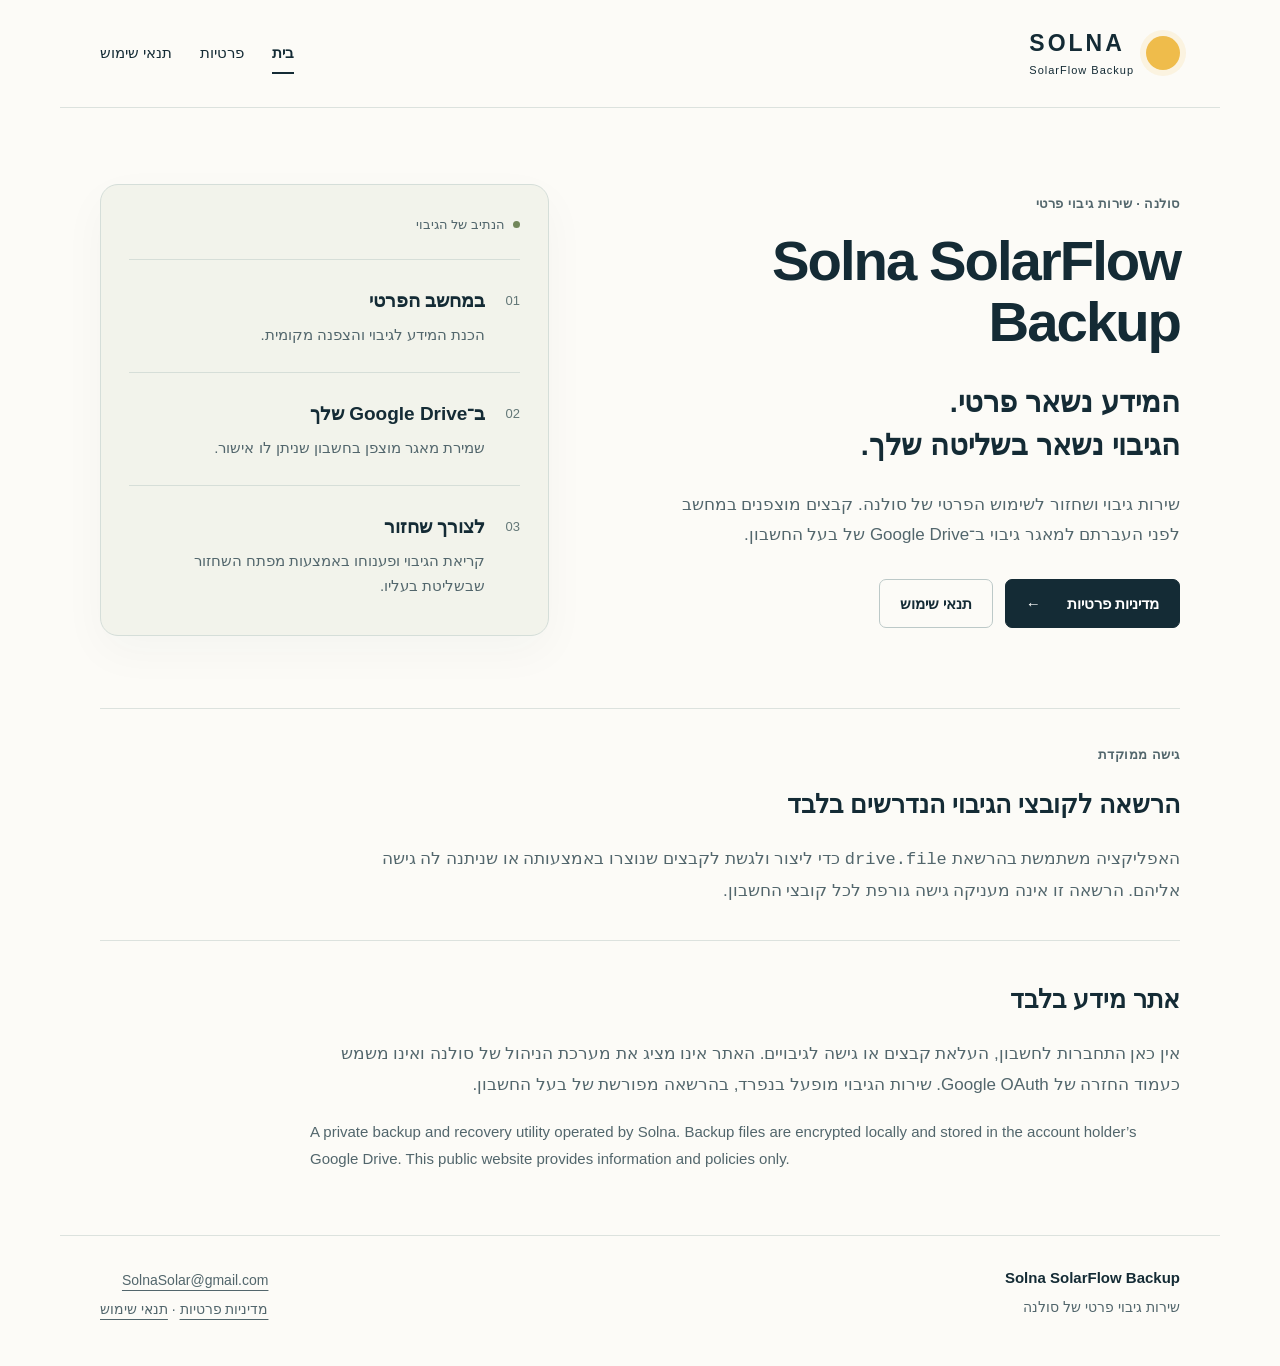
<file: index.html>
<!doctype html><html lang="he" dir="rtl"><head><meta charset="utf-8"><meta name="viewport" content="width=device-width,initial-scale=1"><meta http-equiv="Content-Security-Policy" content="default-src 'none'; style-src 'self'; img-src 'self'; base-uri 'none'; form-action 'none'"><meta name="referrer" content="no-referrer"><title>בית | Solna SolarFlow Backup</title><meta name="description" content="מידע על שירות הגיבוי והשחזור הפרטי של סולנה ועל השימוש ב־Google Drive."><link rel="stylesheet" href="assets/site.css"><link rel="icon" href="favicon.svg" type="image/svg+xml"></head><body><a class="skip" href="#main">דילוג לתוכן</a><header class="header"><a class="brand" href="index.html"><span class="sun" aria-hidden="true"></span><span dir="ltr">SOLNA<span class="brand-sub">SolarFlow Backup</span></span></a><nav aria-label="ניווט ראשי"><a href="index.html" aria-current="page">בית</a><a href="privacy/index.html">פרטיות</a><a href="terms/index.html">תנאי שימוש</a></nav></header><main id="main">
<section class="hero"><div><p class="eyebrow">סולנה · שירות גיבוי פרטי</p>
<h1 dir="ltr">Solna SolarFlow<br>Backup</h1>
<p class="lead">המידע נשאר פרטי.<br>הגיבוי נשאר בשליטה שלך.</p>
<p class="intro">שירות גיבוי ושחזור לשימוש הפרטי של סולנה. קבצים מוצפנים במחשב לפני העברתם למאגר גיבוי ב־Google Drive של בעל החשבון.</p>
<div class="actions"><a class="button primary" href="privacy/index.html">מדיניות פרטיות <span aria-hidden="true">←</span></a><a class="button" href="terms/index.html">תנאי שימוש</a></div></div>
<aside class="flow" aria-label="תהליך הגיבוי"><div class="flow-top"><span class="status-dot"></span> הנתיב של הגיבוי</div><ol><li><span class="step">01</span><div><h2>במחשב הפרטי</h2><p>הכנת המידע לגיבוי והצפנה מקומית.</p></div></li><li><span class="step">02</span><div><h2>ב־Google Drive שלך</h2><p>שמירת מאגר מוצפן בחשבון שניתן לו אישור.</p></div></li><li><span class="step">03</span><div><h2>לצורך שחזור</h2><p>קריאת הגיבוי ופענוחו באמצעות מפתח השחזור שבשליטת בעליו.</p></div></li></ol></aside></section>
<section class="explainer"><p class="eyebrow">גישה ממוקדת</p><h2>הרשאה לקובצי הגיבוי הנדרשים בלבד</h2><p>האפליקציה משתמשת בהרשאת <bdi>drive.file</bdi> כדי ליצור ולגשת לקבצים שנוצרו באמצעותה או שניתנה לה גישה אליהם. הרשאה זו אינה מעניקה גישה גורפת לכל קובצי החשבון.</p></section>
<section class="note"><h2>אתר מידע בלבד</h2><p>אין כאן התחברות לחשבון, העלאת קבצים או גישה לגיבויים. האתר אינו מציג את מערכת הניהול של סולנה ואינו משמש כעמוד החזרה של Google OAuth. שירות הגיבוי מופעל בנפרד, בהרשאה מפורשת של בעל החשבון.</p><p lang="en" dir="ltr">A private backup and recovery utility operated by Solna. Backup files are encrypted locally and stored in the account holder’s Google Drive. This public website provides information and policies only.</p></section>
</main><footer><div><strong dir="ltr">Solna SolarFlow Backup</strong><p>שירות גיבוי פרטי של סולנה</p></div><div><p><a href="mailto:SolnaSolar@gmail.com">SolnaSolar@gmail.com</a></p><p><a href="privacy/index.html">מדיניות פרטיות</a> · <a href="terms/index.html">תנאי שימוש</a></p></div></footer></body></html>
</file>
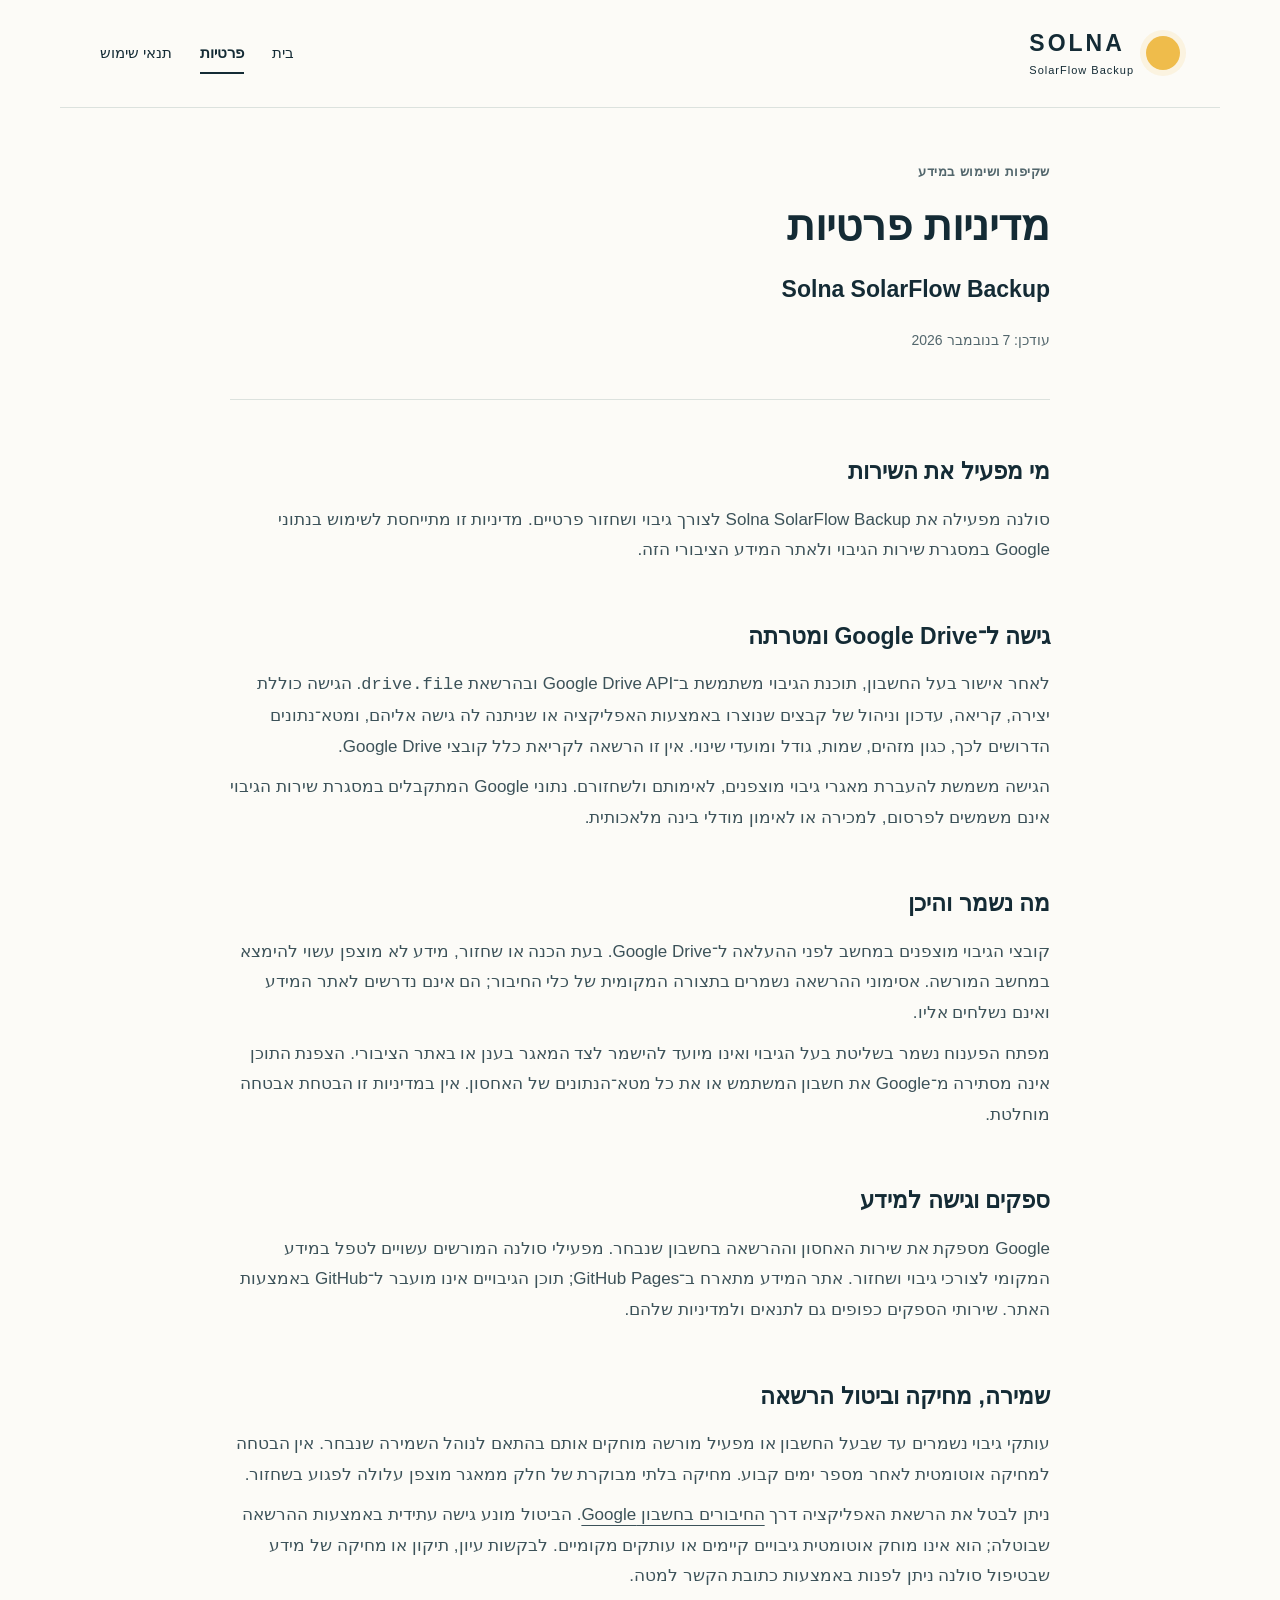
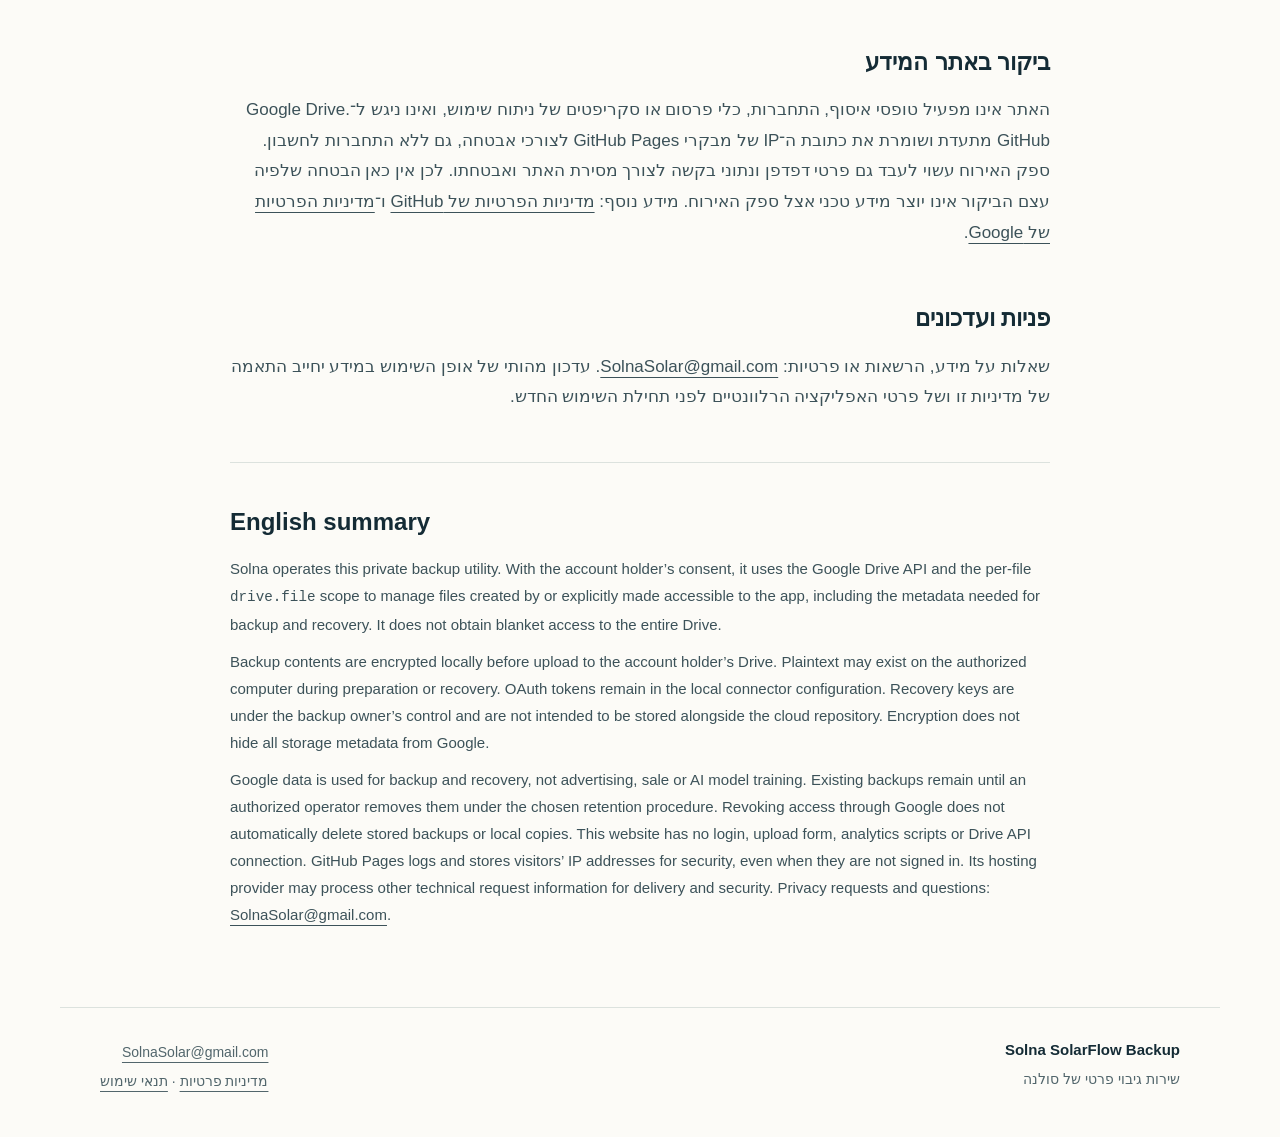
<file: privacy/index.html>
<!doctype html><html lang="he" dir="rtl"><head><meta charset="utf-8"><meta name="viewport" content="width=device-width,initial-scale=1"><meta http-equiv="Content-Security-Policy" content="default-src 'none'; style-src 'self'; img-src 'self'; base-uri 'none'; form-action 'none'"><meta name="referrer" content="no-referrer"><title>מדיניות פרטיות | Solna SolarFlow Backup</title><meta name="description" content="מידע על שירות הגיבוי והשחזור הפרטי של סולנה ועל השימוש ב־Google Drive."><link rel="stylesheet" href="../assets/site.css"><link rel="icon" href="../favicon.svg" type="image/svg+xml"></head><body><a class="skip" href="#main">דילוג לתוכן</a><header class="header"><a class="brand" href="../index.html"><span class="sun" aria-hidden="true"></span><span dir="ltr">SOLNA<span class="brand-sub">SolarFlow Backup</span></span></a><nav aria-label="ניווט ראשי"><a href="../index.html">בית</a><a href="../privacy/index.html" aria-current="page">פרטיות</a><a href="../terms/index.html">תנאי שימוש</a></nav></header><main id="main">
<header class="document-head"><p class="eyebrow">שקיפות ושימוש במידע</p><h1>מדיניות פרטיות</h1><p class="lead small">Solna SolarFlow Backup</p><p class="subtle">עודכן: 7 בנובמבר 2026</p></header>
<article class="document">
<section><h2>מי מפעיל את השירות</h2><p>סולנה מפעילה את Solna SolarFlow Backup לצורך גיבוי ושחזור פרטיים. מדיניות זו מתייחסת לשימוש בנתוני Google במסגרת שירות הגיבוי ולאתר המידע הציבורי הזה.</p></section>
<section><h2>גישה ל־Google Drive ומטרתה</h2><p>לאחר אישור בעל החשבון, תוכנת הגיבוי משתמשת ב־Google Drive API ובהרשאת <bdi>drive.file</bdi>. הגישה כוללת יצירה, קריאה, עדכון וניהול של קבצים שנוצרו באמצעות האפליקציה או שניתנה לה גישה אליהם, ומטא־נתונים הדרושים לכך, כגון מזהים, שמות, גודל ומועדי שינוי. אין זו הרשאה לקריאת כלל קובצי Google Drive.</p><p>הגישה משמשת להעברת מאגרי גיבוי מוצפנים, לאימותם ולשחזורם. נתוני Google המתקבלים במסגרת שירות הגיבוי אינם משמשים לפרסום, למכירה או לאימון מודלי בינה מלאכותית.</p></section>
<section><h2>מה נשמר והיכן</h2><p>קובצי הגיבוי מוצפנים במחשב לפני ההעלאה ל־Google Drive. בעת הכנה או שחזור, מידע לא מוצפן עשוי להימצא במחשב המורשה. אסימוני ההרשאה נשמרים בתצורה המקומית של כלי החיבור; הם אינם נדרשים לאתר המידע ואינם נשלחים אליו.</p><p>מפתח הפענוח נשמר בשליטת בעל הגיבוי ואינו מיועד להישמר לצד המאגר בענן או באתר הציבורי. הצפנת התוכן אינה מסתירה מ־Google את חשבון המשתמש או את כל מטא־הנתונים של האחסון. אין במדיניות זו הבטחת אבטחה מוחלטת.</p></section>
<section><h2>ספקים וגישה למידע</h2><p>Google מספקת את שירות האחסון וההרשאה בחשבון שנבחר. מפעילי סולנה המורשים עשויים לטפל במידע המקומי לצורכי גיבוי ושחזור. אתר המידע מתארח ב־GitHub Pages; תוכן הגיבויים אינו מועבר ל־GitHub באמצעות האתר. שירותי הספקים כפופים גם לתנאים ולמדיניות שלהם.</p></section>
<section><h2>שמירה, מחיקה וביטול הרשאה</h2><p>עותקי גיבוי נשמרים עד שבעל החשבון או מפעיל מורשה מוחקים אותם בהתאם לנוהל השמירה שנבחר. אין הבטחה למחיקה אוטומטית לאחר מספר ימים קבוע. מחיקה בלתי מבוקרת של חלק ממאגר מוצפן עלולה לפגוע בשחזור.</p><p>ניתן לבטל את הרשאת האפליקציה דרך <a href="https://myaccount.google.com/connections" rel="noreferrer">החיבורים בחשבון Google</a>. הביטול מונע גישה עתידית באמצעות ההרשאה שבוטלה; הוא אינו מוחק אוטומטית גיבויים קיימים או עותקים מקומיים. לבקשות עיון, תיקון או מחיקה של מידע שבטיפול סולנה ניתן לפנות באמצעות כתובת הקשר למטה.</p></section>
<section><h2>ביקור באתר המידע</h2><p>האתר אינו מפעיל טופסי איסוף, התחברות, כלי פרסום או סקריפטים של ניתוח שימוש, ואינו ניגש ל־Google Drive. GitHub מתעדת ושומרת את כתובת ה־IP של מבקרי GitHub Pages לצורכי אבטחה, גם ללא התחברות לחשבון. ספק האירוח עשוי לעבד גם פרטי דפדפן ונתוני בקשה לצורך מסירת האתר ואבטחתו. לכן אין כאן הבטחה שלפיה עצם הביקור אינו יוצר מידע טכני אצל ספק האירוח. מידע נוסף: <a href="https://docs.github.com/en/site-policy/privacy-policies/github-general-privacy-statement" rel="noreferrer">מדיניות הפרטיות של GitHub</a> ו־<a href="https://policies.google.com/privacy" rel="noreferrer">מדיניות הפרטיות של Google</a>.</p></section>
<section><h2>פניות ועדכונים</h2><p>שאלות על מידע, הרשאות או פרטיות: <a href="mailto:SolnaSolar@gmail.com">SolnaSolar@gmail.com</a>. עדכון מהותי של אופן השימוש במידע יחייב התאמה של מדיניות זו ושל פרטי האפליקציה הרלוונטיים לפני תחילת השימוש החדש.</p></section>
<section class="english" lang="en" dir="ltr"><h2>English summary</h2><p>Solna operates this private backup utility. With the account holder’s consent, it uses the Google Drive API and the per-file <code>drive.file</code> scope to manage files created by or explicitly made accessible to the app, including the metadata needed for backup and recovery. It does not obtain blanket access to the entire Drive.</p><p>Backup contents are encrypted locally before upload to the account holder’s Drive. Plaintext may exist on the authorized computer during preparation or recovery. OAuth tokens remain in the local connector configuration. Recovery keys are under the backup owner’s control and are not intended to be stored alongside the cloud repository. Encryption does not hide all storage metadata from Google.</p><p>Google data is used for backup and recovery, not advertising, sale or AI model training. Existing backups remain until an authorized operator removes them under the chosen retention procedure. Revoking access through Google does not automatically delete stored backups or local copies. This website has no login, upload form, analytics scripts or Drive API connection. GitHub Pages logs and stores visitors’ IP addresses for security, even when they are not signed in. Its hosting provider may process other technical request information for delivery and security. Privacy requests and questions: <a href="mailto:SolnaSolar@gmail.com">SolnaSolar@gmail.com</a>.</p></section>
</article>
</main><footer><div><strong dir="ltr">Solna SolarFlow Backup</strong><p>שירות גיבוי פרטי של סולנה</p></div><div><p><a href="mailto:SolnaSolar@gmail.com">SolnaSolar@gmail.com</a></p><p><a href="../privacy/index.html">מדיניות פרטיות</a> · <a href="../terms/index.html">תנאי שימוש</a></p></div></footer></body></html>
</file>
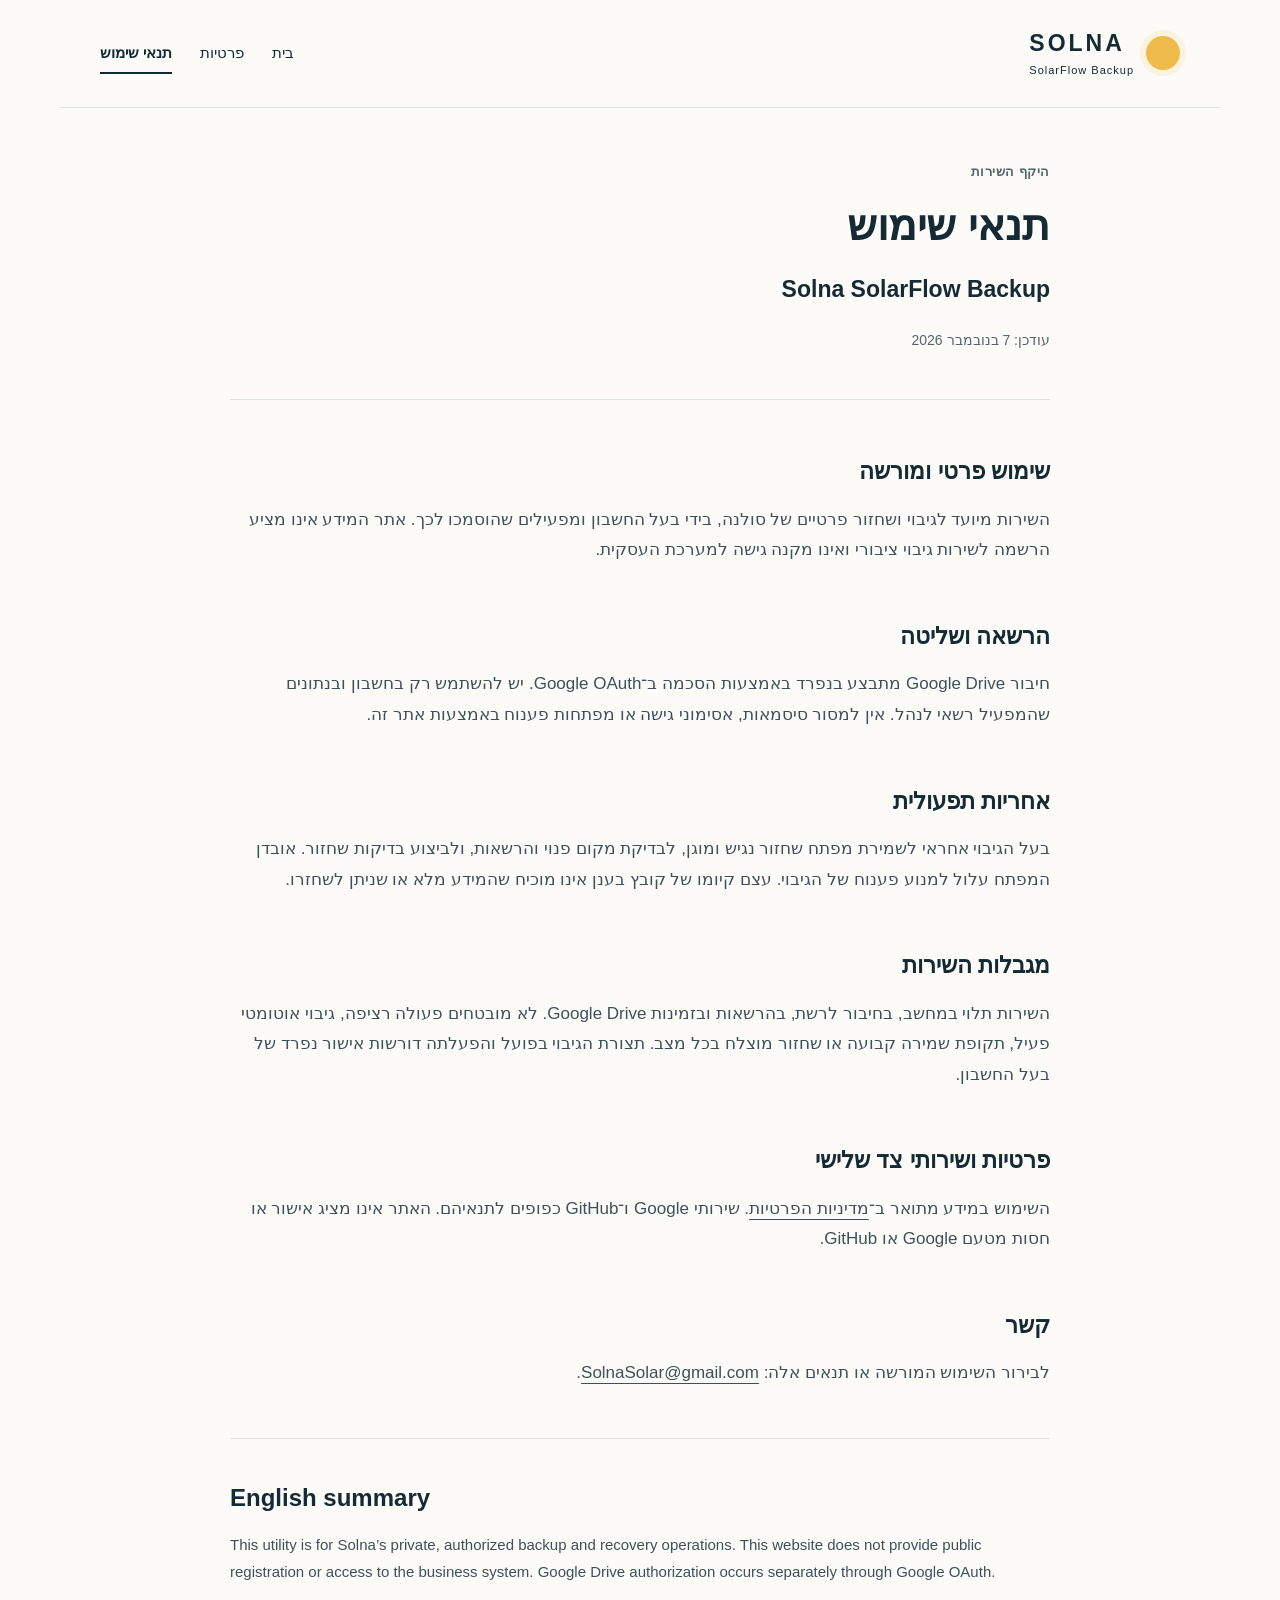
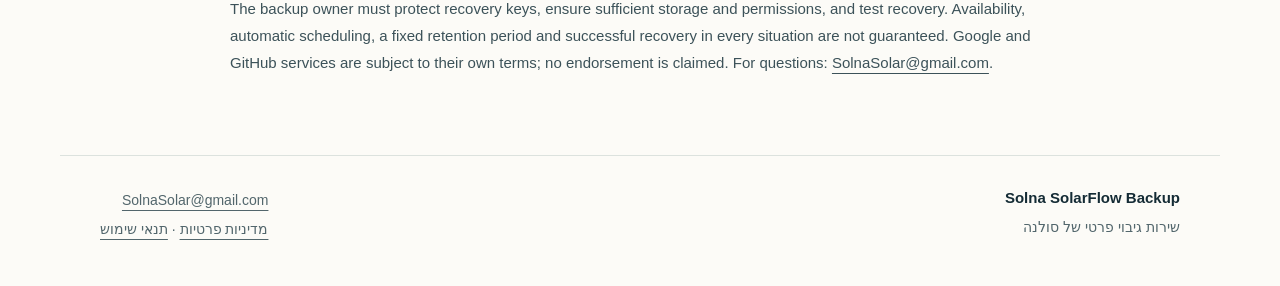
<file: terms/index.html>
<!doctype html><html lang="he" dir="rtl"><head><meta charset="utf-8"><meta name="viewport" content="width=device-width,initial-scale=1"><meta http-equiv="Content-Security-Policy" content="default-src 'none'; style-src 'self'; img-src 'self'; base-uri 'none'; form-action 'none'"><meta name="referrer" content="no-referrer"><title>תנאי שימוש | Solna SolarFlow Backup</title><meta name="description" content="מידע על שירות הגיבוי והשחזור הפרטי של סולנה ועל השימוש ב־Google Drive."><link rel="stylesheet" href="../assets/site.css"><link rel="icon" href="../favicon.svg" type="image/svg+xml"></head><body><a class="skip" href="#main">דילוג לתוכן</a><header class="header"><a class="brand" href="../index.html"><span class="sun" aria-hidden="true"></span><span dir="ltr">SOLNA<span class="brand-sub">SolarFlow Backup</span></span></a><nav aria-label="ניווט ראשי"><a href="../index.html">בית</a><a href="../privacy/index.html">פרטיות</a><a href="../terms/index.html" aria-current="page">תנאי שימוש</a></nav></header><main id="main">
<header class="document-head"><p class="eyebrow">היקף השירות</p><h1>תנאי שימוש</h1><p class="lead small">Solna SolarFlow Backup</p><p class="subtle">עודכן: 7 בנובמבר 2026</p></header>
<article class="document"><section><h2>שימוש פרטי ומורשה</h2><p>השירות מיועד לגיבוי ושחזור פרטיים של סולנה, בידי בעל החשבון ומפעילים שהוסמכו לכך. אתר המידע אינו מציע הרשמה לשירות גיבוי ציבורי ואינו מקנה גישה למערכת העסקית.</p></section>
<section><h2>הרשאה ושליטה</h2><p>חיבור Google Drive מתבצע בנפרד באמצעות הסכמה ב־Google OAuth. יש להשתמש רק בחשבון ובנתונים שהמפעיל רשאי לנהל. אין למסור סיסמאות, אסימוני גישה או מפתחות פענוח באמצעות אתר זה.</p></section>
<section><h2>אחריות תפעולית</h2><p>בעל הגיבוי אחראי לשמירת מפתח שחזור נגיש ומוגן, לבדיקת מקום פנוי והרשאות, ולביצוע בדיקות שחזור. אובדן המפתח עלול למנוע פענוח של הגיבוי. עצם קיומו של קובץ בענן אינו מוכיח שהמידע מלא או שניתן לשחזרו.</p></section>
<section><h2>מגבלות השירות</h2><p>השירות תלוי במחשב, בחיבור לרשת, בהרשאות ובזמינות Google Drive. לא מובטחים פעולה רציפה, גיבוי אוטומטי פעיל, תקופת שמירה קבועה או שחזור מוצלח בכל מצב. תצורת הגיבוי בפועל והפעלתה דורשות אישור נפרד של בעל החשבון.</p></section>
<section><h2>פרטיות ושירותי צד שלישי</h2><p>השימוש במידע מתואר ב־<a href="../privacy/index.html">מדיניות הפרטיות</a>. שירותי Google ו־GitHub כפופים לתנאיהם. האתר אינו מציג אישור או חסות מטעם Google או GitHub.</p></section>
<section><h2>קשר</h2><p>לבירור השימוש המורשה או תנאים אלה: <a href="mailto:SolnaSolar@gmail.com">SolnaSolar@gmail.com</a>.</p></section>
<section class="english" lang="en" dir="ltr"><h2>English summary</h2><p>This utility is for Solna’s private, authorized backup and recovery operations. This website does not provide public registration or access to the business system. Google Drive authorization occurs separately through Google OAuth.</p><p>The backup owner must protect recovery keys, ensure sufficient storage and permissions, and test recovery. Availability, automatic scheduling, a fixed retention period and successful recovery in every situation are not guaranteed. Google and GitHub services are subject to their own terms; no endorsement is claimed. For questions: <a href="mailto:SolnaSolar@gmail.com">SolnaSolar@gmail.com</a>.</p></section></article>
</main><footer><div><strong dir="ltr">Solna SolarFlow Backup</strong><p>שירות גיבוי פרטי של סולנה</p></div><div><p><a href="mailto:SolnaSolar@gmail.com">SolnaSolar@gmail.com</a></p><p><a href="../privacy/index.html">מדיניות פרטיות</a> · <a href="../terms/index.html">תנאי שימוש</a></p></div></footer></body></html>
</file>
<file: assets/site.css>
:root{color-scheme:light;--ink:#142b35;--muted:#52666c;--paper:#fcfbf7;--line:#dce2de;--gold:#efbc4b;--soft:#f2f3eb}*{box-sizing:border-box}html{scroll-behavior:smooth}body{margin:0;background:var(--paper);color:var(--ink);font-family:Arial,"Segoe UI",sans-serif;font-size:17px;line-height:1.8}a{color:inherit;text-underline-offset:5px}a:hover{color:#77580f}a:focus-visible{outline:3px solid #9b730e;outline-offset:5px;border-radius:4px}.skip{position:absolute;top:-100px;background:var(--ink);color:white;padding:12px;z-index:3}.skip:focus{top:0}.draft{text-align:center;background:#fff1c8;color:#634a12;padding:6px 18px;font-size:13px;border-bottom:1px solid #e8d49c}.header,main,footer{max-width:1160px;margin:auto}.header{padding:30px 40px;display:flex;justify-content:space-between;align-items:center;gap:28px;border-bottom:1px solid var(--line)}.brand{display:flex;gap:12px;align-items:center;text-decoration:none;font-size:23px;line-height:1.2;letter-spacing:3px;font-weight:800}.brand-sub{display:block;font-size:11px;letter-spacing:1px;font-weight:400;margin-top:6px}.sun{width:34px;height:34px;flex-shrink:0;background:var(--gold);border-radius:50%;box-shadow:0 0 0 6px #efbc4b22}.header nav{display:flex;gap:28px;flex-wrap:wrap}.header nav a{text-decoration:none;font-size:15px;padding:6px 0}.header nav [aria-current=page]{border-bottom:2px solid var(--ink);font-weight:700}main{padding:0 40px}.hero{display:grid;grid-template-columns:1.25fr 1fr;gap:70px;align-items:center;padding:76px 0 72px}.eyebrow{font-size:13px;letter-spacing:.5px;color:var(--muted);margin:0 0 16px;font-weight:700}.hero h1{font-size:clamp(36px,4.4vw,58px);line-height:1.08;letter-spacing:-2px;margin:0 0 28px;text-align:right}.lead{font-size:29px;line-height:1.5;margin:0 0 22px;font-weight:700}.lead.small{font-size:23px;direction:ltr;text-align:right}.intro{color:var(--muted);max-width:520px}.actions{display:flex;gap:12px;flex-wrap:wrap;margin-top:28px}.button{display:inline-flex;align-items:center;gap:26px;min-height:48px;border:1px solid #bcc9c8;padding:10px 20px;border-radius:7px;text-decoration:none;font-size:15px;font-weight:700}.button.primary{background:var(--ink);color:white;border-color:var(--ink)}.button.primary:hover{background:#274550}.flow{border:1px solid #d5ded9;border-radius:18px;background:var(--soft);padding:28px;box-shadow:0 16px 46px #142b3509}.flow-top{display:flex;align-items:center;gap:8px;color:var(--muted);font-size:13px;padding-bottom:23px;border-bottom:1px solid #d6ded8}.status-dot{width:7px;height:7px;background:#72875a;border-radius:50%}.flow ol{list-style:none;margin:0;padding:0}.flow li{display:flex;align-items:flex-start;gap:20px;padding:24px 0;border-bottom:1px solid #d6ded8}.flow li:last-child{border-bottom:0;padding-bottom:8px}.step{font-size:13px;color:#637777;margin-top:5px;font-variant-numeric:tabular-nums}.flow h2{font-size:19px;margin:0 0 4px}.flow p{font-size:15px;line-height:1.7;margin:0;color:var(--muted)}.explainer{border-top:1px solid var(--line);border-bottom:1px solid var(--line);padding:34px 0;max-width:100%}.explainer h2,.note h2{font-size:25px;margin:0 0 12px}.explainer p:last-child{color:var(--muted);max-width:820px;margin-bottom:0}.note{padding:36px 0 48px;max-width:870px}.note p{color:var(--muted)}[lang=en]{text-align:left;font-size:15px;line-height:1.8}footer{border-top:1px solid var(--line);padding:28px 40px 40px;display:flex;justify-content:space-between;gap:20px;font-size:14px;color:var(--muted)}footer strong{font-size:15px;color:var(--ink)}footer p{margin:4px 0}.document-head{padding:52px 0 32px;border-bottom:1px solid var(--line);max-width:820px;margin:auto}.document-head h1{font-size:42px;line-height:1.3;margin:0 0 18px}.subtle{color:var(--muted);font-size:14px}.document{max-width:820px;margin:auto;padding:25px 0 55px}.document section{padding:14px 0}.document h2{font-size:23px;margin:12px 0}.document p{color:#3c5259;margin:10px 0}.english{margin-top:25px;border-top:1px solid var(--line);padding-top:25px!important}.english h2{font-size:24px}code{overflow-wrap:anywhere;font-size:.95em}bdi{font-family:monospace}a[href^="mailto:"]{display:inline-block;direction:ltr;overflow-wrap:anywhere}::selection{background:#efbc4b66}@media(max-width:760px){.header{padding:24px;gap:24px;flex-wrap:wrap}.header nav{gap:24px}.header nav a{font-size:14px}main{padding:0 24px}.hero{grid-template-columns:1fr;gap:35px;padding:42px 0}.hero h1{font-size:44px;letter-spacing:-1.5px}.lead{font-size:25px}.intro{font-size:16px}.flow{padding:22px}.flow li{padding:20px 0}.explainer{padding:28px 0}.explainer h2,.note h2{font-size:23px}.document-head{padding-top:36px}.document-head h1{font-size:34px}.document h2{font-size:21px}.document p{font-size:16px}footer{padding:24px;flex-direction:column;gap:14px}.draft{font-size:11px}.button{padding:10px 16px;gap:18px}.note{padding-bottom:30px}}@media(prefers-reduced-motion:reduce){html{scroll-behavior:auto}}
</file>
